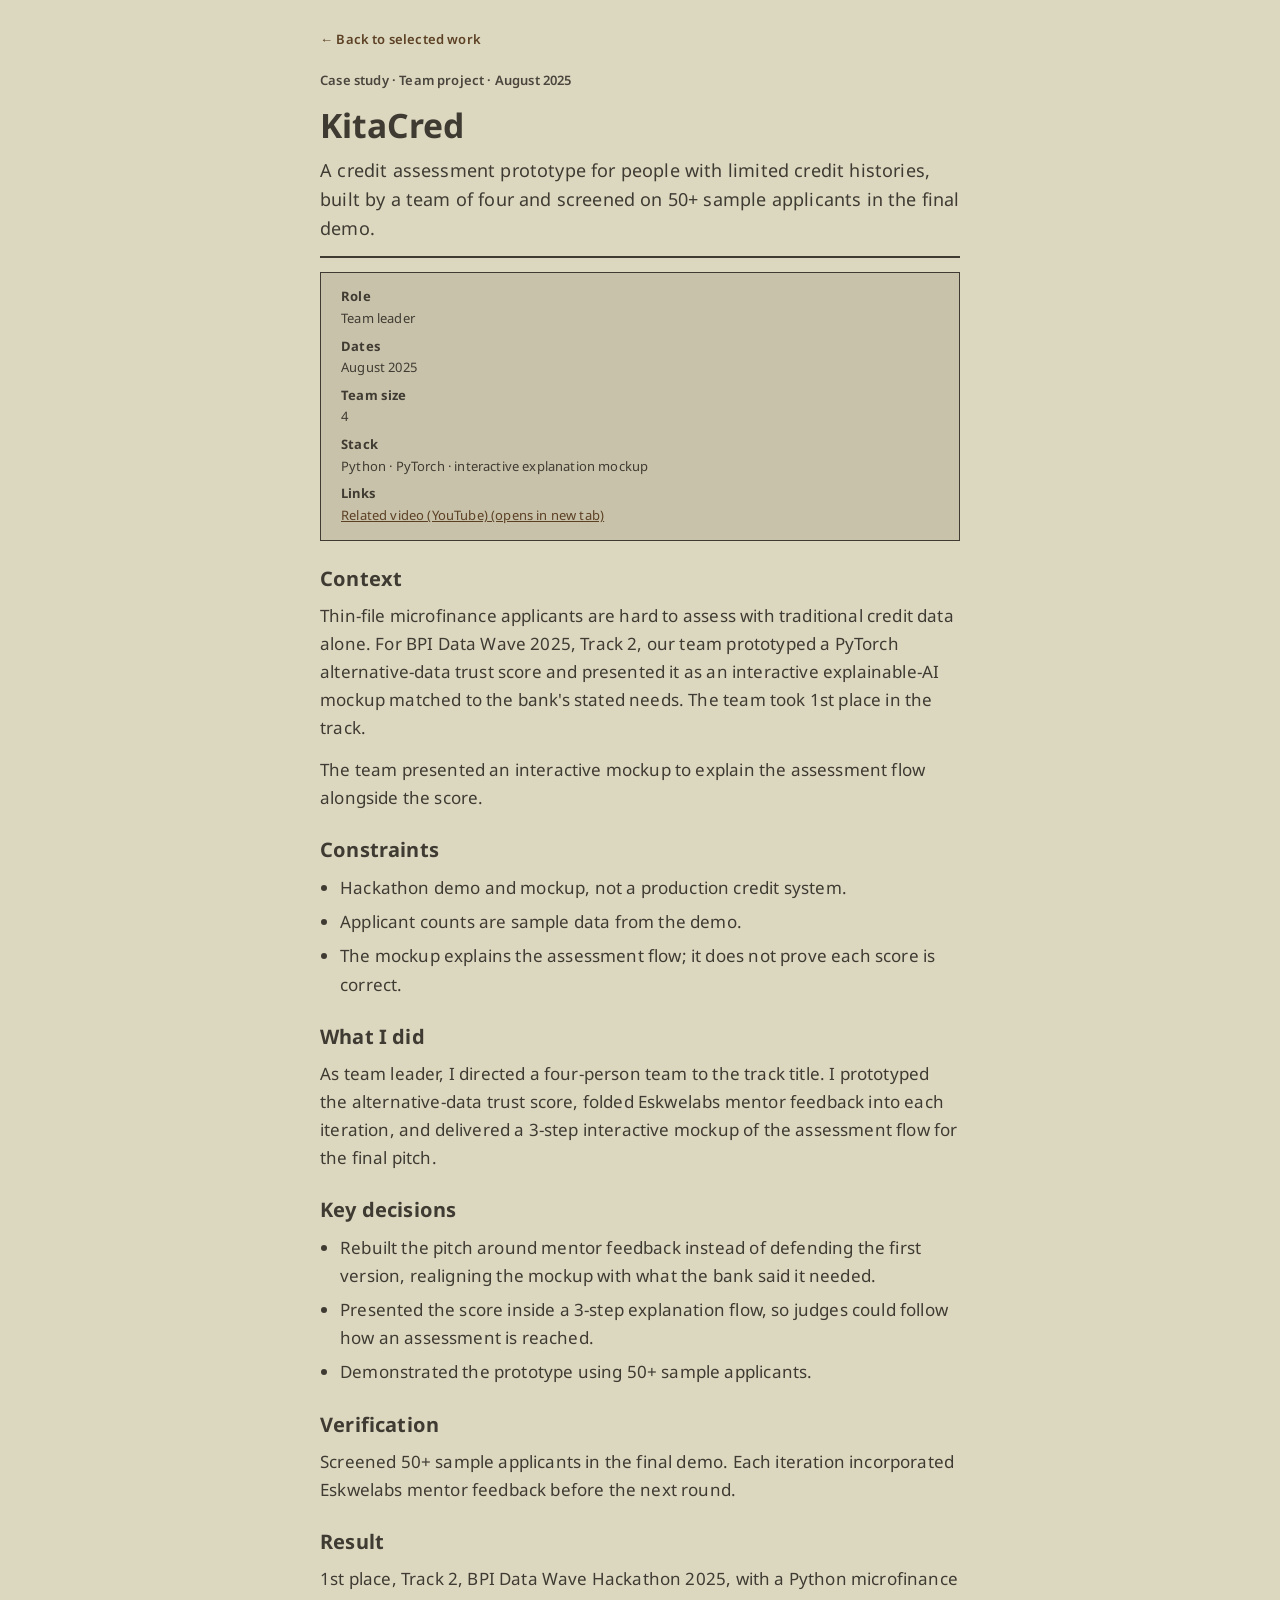
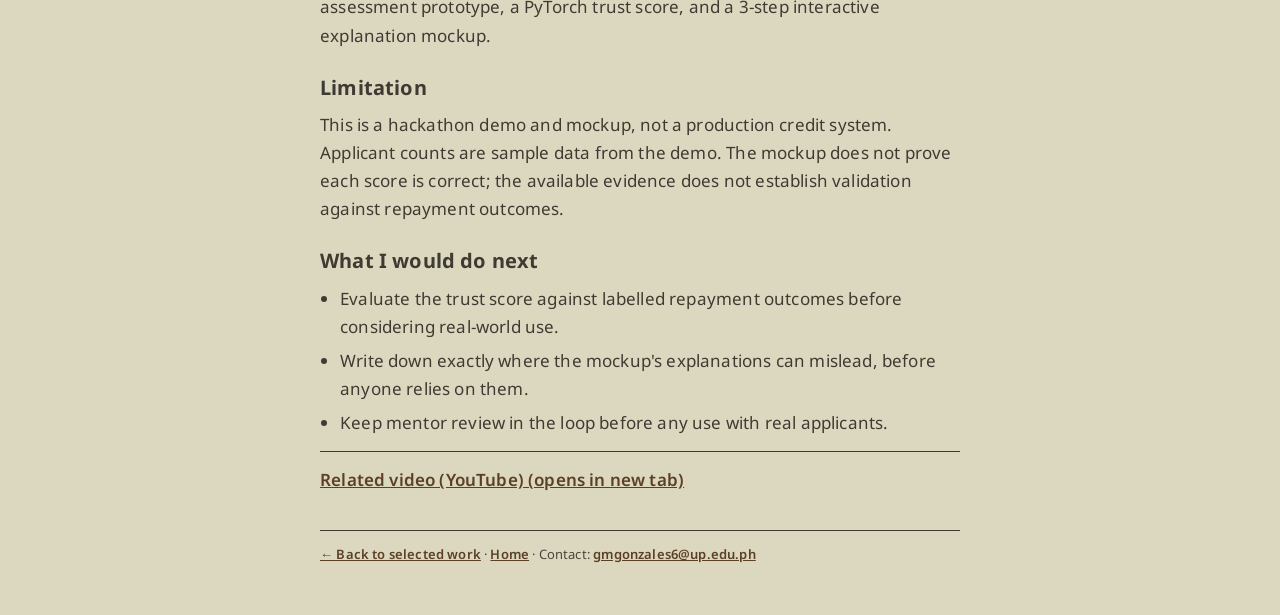
<file: work/kitacred.html>
<!DOCTYPE html>
<html lang="en">
  <head>
    <meta charset="UTF-8">
    <meta name="viewport" content="width=device-width, initial-scale=1">
    <meta name="theme-color" content="#dcd8c0">
    <meta name="description" content="Case study: KitaCred, a credit assessment prototype for people with limited credit histories. Team of four; 50+ sample applicants in the final demo; 1st place, BPI Data Wave 2025 Track 2.">
    <link rel="canonical" href="https://rkoperator-ledger.com/work/kitacred.html">
    <meta property="og:type" content="website">
    <meta property="og:site_name" content="Galvin M. Gonzales · CS Portfolio">
    <meta property="og:title" content="KitaCred: case study">
    <meta property="og:description" content="A credit assessment prototype for people with limited credit histories. Team of four; 50+ sample applicants in the final demo; hackathon demo, not a production system.">
    <meta property="og:url" content="https://rkoperator-ledger.com/work/kitacred.html">
    <meta property="og:image" content="https://rkoperator-ledger.com/assets/og-preview.jpg">
    <meta property="og:image:width" content="1200">
    <meta property="og:image:height" content="630">
    <meta name="twitter:card" content="summary_large_image">
    <meta name="twitter:title" content="KitaCred: case study">
    <meta name="twitter:description" content="A credit assessment prototype for people with limited credit histories. Team of four; 50+ sample applicants in the final demo.">
    <meta name="twitter:image" content="https://rkoperator-ledger.com/assets/og-preview.jpg">
    <title>KitaCred: case study · Galvin M. Gonzales</title>
    <link rel="icon" type="image/svg+xml" href="../assets/favicon.svg">
    <link rel="preconnect" href="https://fonts.googleapis.com">
    <link rel="preconnect" href="https://fonts.gstatic.com" crossorigin>
    <link href="https://fonts.googleapis.com/css2?family=Noto+Sans:wght@400;500;600;700&display=swap" rel="stylesheet">
    <link rel="stylesheet" type="text/css" href="../tokens.css">
    <link rel="stylesheet" type="text/css" href="../work/work.css">
  </head>

  <body>
    <a class="case-skip-link" href="#main-content">Skip to main content</a>
    <main class="case-page" id="main-content">
      <a class="case-back" href="../index.html#work">← Back to selected work</a>
      <p class="case-kicker">Case study · Team project · August 2025</p>
      <h1>KitaCred</h1>
      <p class="case-summary">A credit assessment prototype for people with limited credit histories, built by a team of four and screened on 50+ sample applicants in the final demo.</p>

      <dl class="case-meta">
        <div><dt>Role</dt><dd>Team leader</dd></div>
        <div><dt>Dates</dt><dd>August 2025</dd></div>
        <div><dt>Team size</dt><dd>4</dd></div>
        <div><dt>Stack</dt><dd>Python · PyTorch · interactive explanation mockup</dd></div>
        <div><dt>Links</dt><dd><a href="https://www.youtube.com/watch?v=1t4Q26SBfEI" target="_blank" rel="noopener noreferrer">Related video (YouTube)<span class="visually-hidden"> (opens in new tab)</span></a></dd></div>
      </dl>

      <h2>Context</h2>
      <p>Thin-file microfinance applicants are hard to assess with traditional credit data alone. For BPI Data Wave 2025, Track 2, our team prototyped a PyTorch alternative-data trust score and presented it as an interactive explainable-AI mockup matched to the bank's stated needs. The team took 1st place in the track.</p>
      <p>The team presented an interactive mockup to explain the assessment flow alongside the score.</p>

      <h2>Constraints</h2>
      <ul>
        <li>Hackathon demo and mockup, not a production credit system.</li>
        <li>Applicant counts are sample data from the demo.</li>
        <li>The mockup explains the assessment flow; it does not prove each score is correct.</li>
      </ul>

      <h2>What I did</h2>
      <p>As team leader, I directed a four-person team to the track title. I prototyped the alternative-data trust score, folded Eskwelabs mentor feedback into each iteration, and delivered a 3-step interactive mockup of the assessment flow for the final pitch.</p>

      <h2>Key decisions</h2>
      <ul>
        <li>Rebuilt the pitch around mentor feedback instead of defending the first version, realigning the mockup with what the bank said it needed.</li>
        <li>Presented the score inside a 3-step explanation flow, so judges could follow how an assessment is reached.</li>
        <li>Demonstrated the prototype using 50+ sample applicants.</li>
      </ul>

      <h2>Verification</h2>
      <p>Screened 50+ sample applicants in the final demo. Each iteration incorporated Eskwelabs mentor feedback before the next round.</p>

      <h2>Result</h2>
      <p>1st place, Track 2, BPI Data Wave Hackathon 2025, with a Python microfinance assessment prototype, a PyTorch trust score, and a 3-step interactive explanation mockup.</p>

      <h2>Limitation</h2>
      <p>This is a hackathon demo and mockup, not a production credit system. Applicant counts are sample data from the demo. The mockup does not prove each score is correct; the available evidence does not establish validation against repayment outcomes.</p>

      <h2>What I would do next</h2>
      <ul>
        <li>Evaluate the trust score against labelled repayment outcomes before considering real-world use.</li>
        <li>Write down exactly where the mockup's explanations can mislead, before anyone relies on them.</li>
        <li>Keep mentor review in the loop before any use with real applicants.</li>
      </ul>

      <p class="case-links">
        <a href="https://www.youtube.com/watch?v=1t4Q26SBfEI" target="_blank" rel="noopener noreferrer">Related video (YouTube)<span class="visually-hidden"> (opens in new tab)</span></a>
      </p>

      <footer class="case-footer">
        <p><a href="../index.html#work">← Back to selected work</a> · <a href="../index.html">Home</a> · Contact: <a href="mailto:gmgonzales6@up.edu.ph">gmgonzales6@up.edu.ph</a></p>
      </footer>
    </main>
  </body>
</html>
</file>
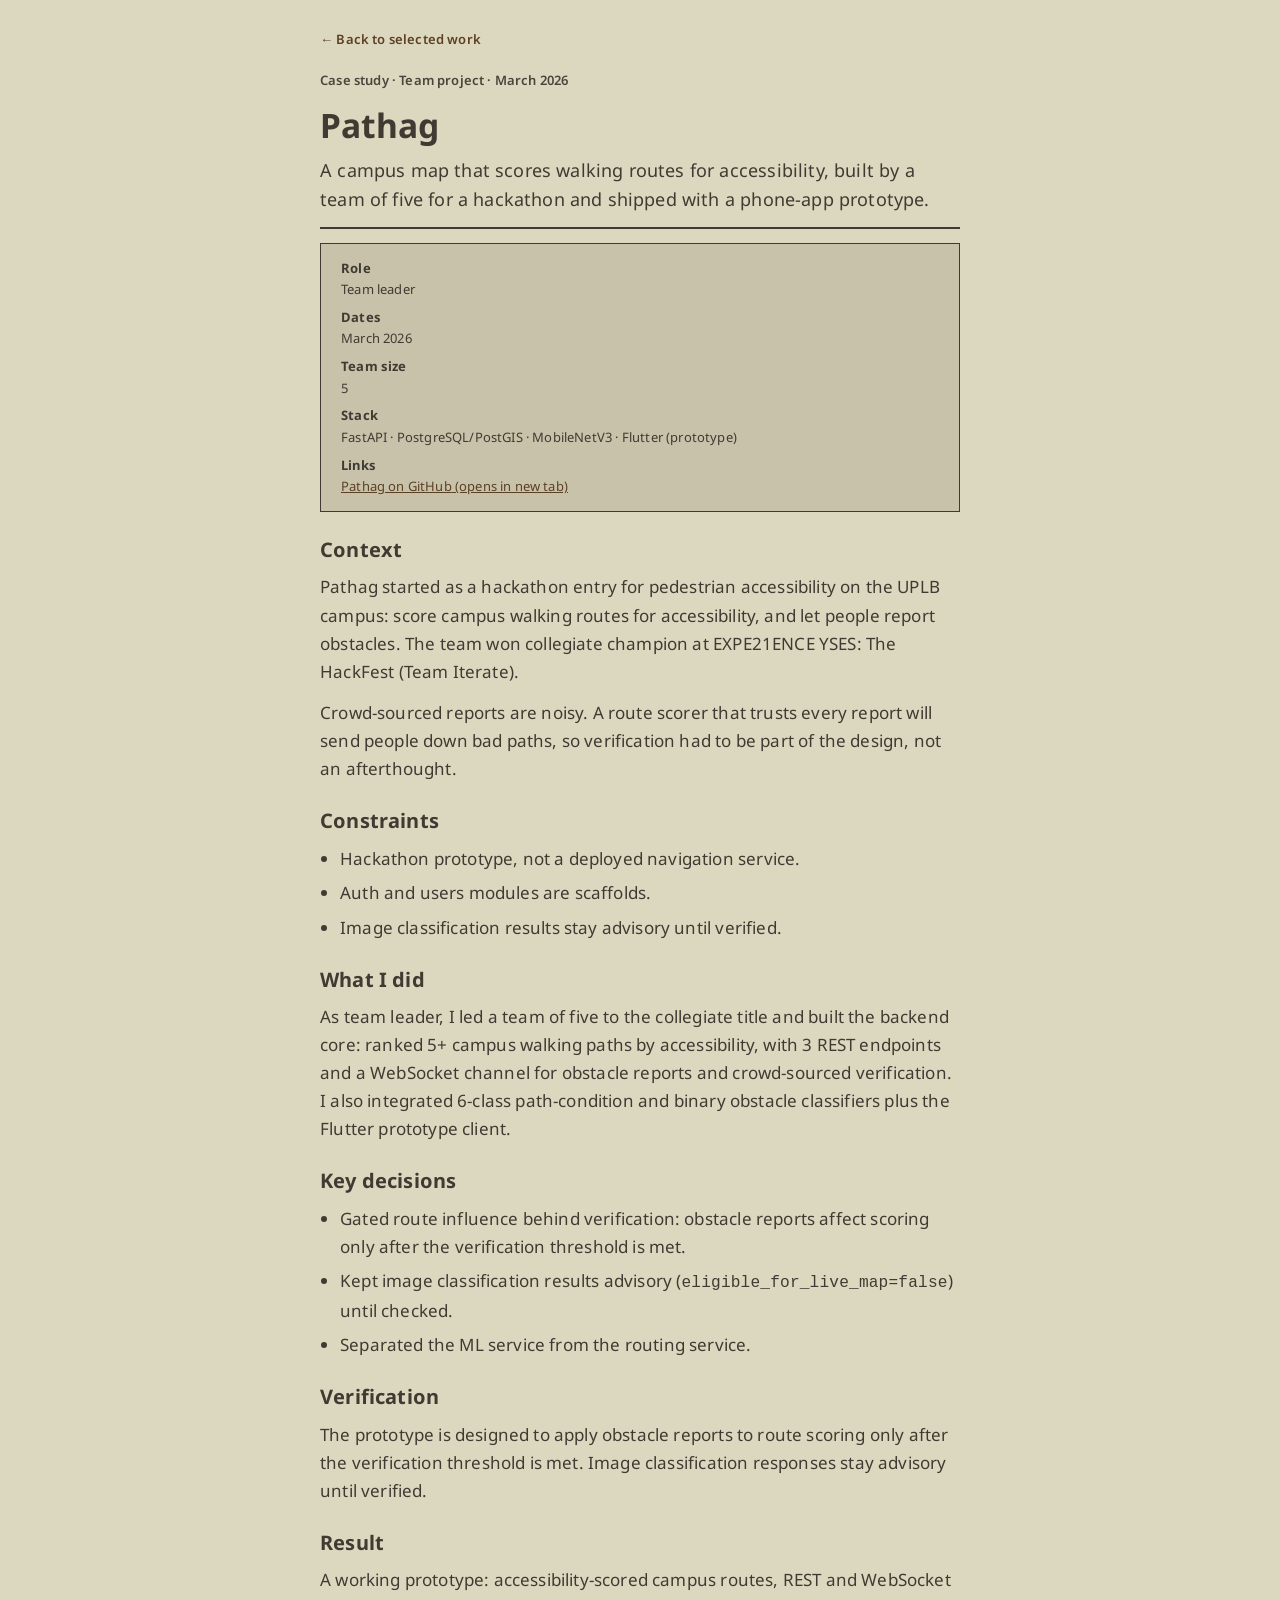
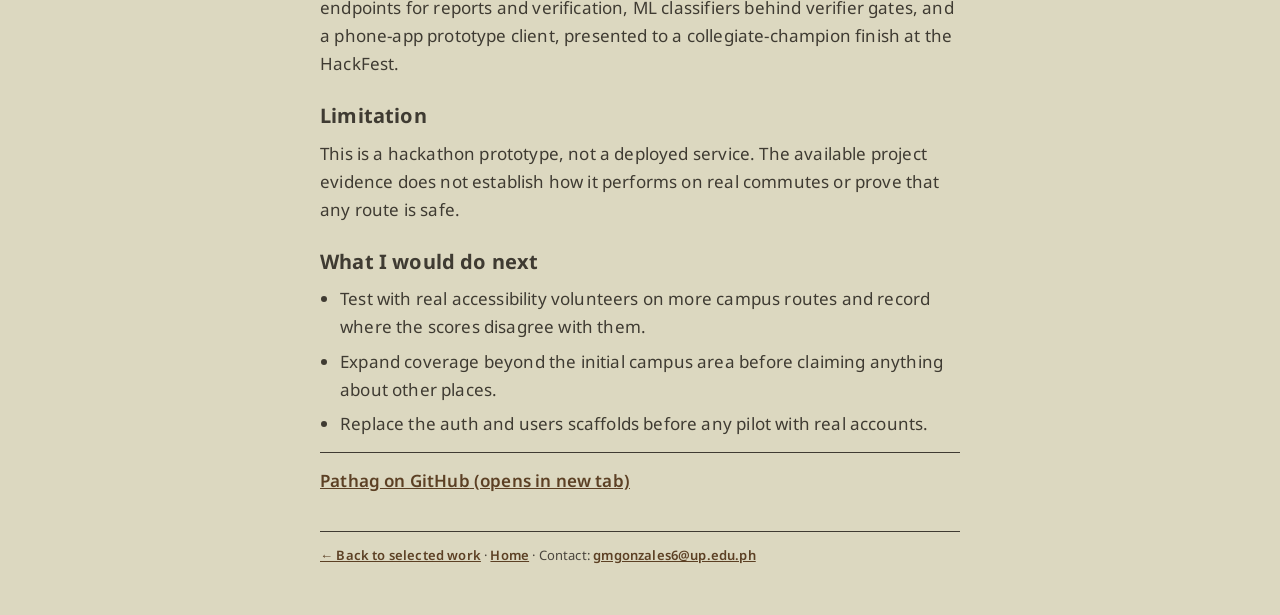
<file: work/pathag.html>
<!DOCTYPE html>
<html lang="en">
  <head>
    <meta charset="UTF-8">
    <meta name="viewport" content="width=device-width, initial-scale=1">
    <meta name="theme-color" content="#dcd8c0">
    <meta name="description" content="Case study: Pathag, a campus map that scores walking routes for accessibility. Team of five; obstacle reports affect routing only after verification. Hackathon prototype.">
    <link rel="canonical" href="https://rkoperator-ledger.com/work/pathag.html">
    <meta property="og:type" content="website">
    <meta property="og:site_name" content="Galvin M. Gonzales · CS Portfolio">
    <meta property="og:title" content="Pathag: case study">
    <meta property="og:description" content="A campus map that scores walking routes for accessibility. Team of five; verifier-gated obstacle reports; phone-app prototype.">
    <meta property="og:url" content="https://rkoperator-ledger.com/work/pathag.html">
    <meta property="og:image" content="https://rkoperator-ledger.com/assets/og-preview.jpg">
    <meta property="og:image:width" content="1200">
    <meta property="og:image:height" content="630">
    <meta name="twitter:card" content="summary_large_image">
    <meta name="twitter:title" content="Pathag: case study">
    <meta name="twitter:description" content="A campus map that scores walking routes for accessibility. Team of five; verifier-gated obstacle reports.">
    <meta name="twitter:image" content="https://rkoperator-ledger.com/assets/og-preview.jpg">
    <title>Pathag: case study · Galvin M. Gonzales</title>
    <link rel="icon" type="image/svg+xml" href="../assets/favicon.svg">
    <link rel="preconnect" href="https://fonts.googleapis.com">
    <link rel="preconnect" href="https://fonts.gstatic.com" crossorigin>
    <link href="https://fonts.googleapis.com/css2?family=Noto+Sans:wght@400;500;600;700&display=swap" rel="stylesheet">
    <link rel="stylesheet" type="text/css" href="../tokens.css">
    <link rel="stylesheet" type="text/css" href="../work/work.css">
  </head>

  <body>
    <a class="case-skip-link" href="#main-content">Skip to main content</a>
    <main class="case-page" id="main-content">
      <a class="case-back" href="../index.html#work">← Back to selected work</a>
      <p class="case-kicker">Case study · Team project · March 2026</p>
      <h1>Pathag</h1>
      <p class="case-summary">A campus map that scores walking routes for accessibility, built by a team of five for a hackathon and shipped with a phone-app prototype.</p>

      <dl class="case-meta">
        <div><dt>Role</dt><dd>Team leader</dd></div>
        <div><dt>Dates</dt><dd>March 2026</dd></div>
        <div><dt>Team size</dt><dd>5</dd></div>
        <div><dt>Stack</dt><dd>FastAPI · PostgreSQL/PostGIS · MobileNetV3 · Flutter (prototype)</dd></div>
        <div><dt>Links</dt><dd><a href="https://github.com/SenjoNanaya/Pathag" target="_blank" rel="noopener noreferrer">Pathag on GitHub<span class="visually-hidden"> (opens in new tab)</span></a></dd></div>
      </dl>

      <h2>Context</h2>
      <p>Pathag started as a hackathon entry for pedestrian accessibility on the UPLB campus: score campus walking routes for accessibility, and let people report obstacles. The team won collegiate champion at EXPE21ENCE YSES: The HackFest (Team Iterate).</p>
      <p>Crowd-sourced reports are noisy. A route scorer that trusts every report will send people down bad paths, so verification had to be part of the design, not an afterthought.</p>

      <h2>Constraints</h2>
      <ul>
        <li>Hackathon prototype, not a deployed navigation service.</li>
        <li>Auth and users modules are scaffolds.</li>
        <li>Image classification results stay advisory until verified.</li>
      </ul>

      <h2>What I did</h2>
      <p>As team leader, I led a team of five to the collegiate title and built the backend core: ranked 5+ campus walking paths by accessibility, with 3 REST endpoints and a WebSocket channel for obstacle reports and crowd-sourced verification. I also integrated 6-class path-condition and binary obstacle classifiers plus the Flutter prototype client.</p>

      <h2>Key decisions</h2>
      <ul>
        <li>Gated route influence behind verification: obstacle reports affect scoring only after the verification threshold is met.</li>
        <li>Kept image classification results advisory (<code>eligible_for_live_map=false</code>) until checked.</li>
        <li>Separated the ML service from the routing service.</li>
      </ul>

      <h2>Verification</h2>
      <p>The prototype is designed to apply obstacle reports to route scoring only after the verification threshold is met. Image classification responses stay advisory until verified.</p>

      <h2>Result</h2>
      <p>A working prototype: accessibility-scored campus routes, REST and WebSocket endpoints for reports and verification, ML classifiers behind verifier gates, and a phone-app prototype client, presented to a collegiate-champion finish at the HackFest.</p>

      <h2>Limitation</h2>
      <p>This is a hackathon prototype, not a deployed service. The available project evidence does not establish how it performs on real commutes or prove that any route is safe.</p>

      <h2>What I would do next</h2>
      <ul>
        <li>Test with real accessibility volunteers on more campus routes and record where the scores disagree with them.</li>
        <li>Expand coverage beyond the initial campus area before claiming anything about other places.</li>
        <li>Replace the auth and users scaffolds before any pilot with real accounts.</li>
      </ul>

      <p class="case-links">
        <a href="https://github.com/SenjoNanaya/Pathag" target="_blank" rel="noopener noreferrer">Pathag on GitHub<span class="visually-hidden"> (opens in new tab)</span></a>
      </p>

      <footer class="case-footer">
        <p><a href="../index.html#work">← Back to selected work</a> · <a href="../index.html">Home</a> · Contact: <a href="mailto:gmgonzales6@up.edu.ph">gmgonzales6@up.edu.ph</a></p>
      </footer>
    </main>
  </body>
</html>
</file>
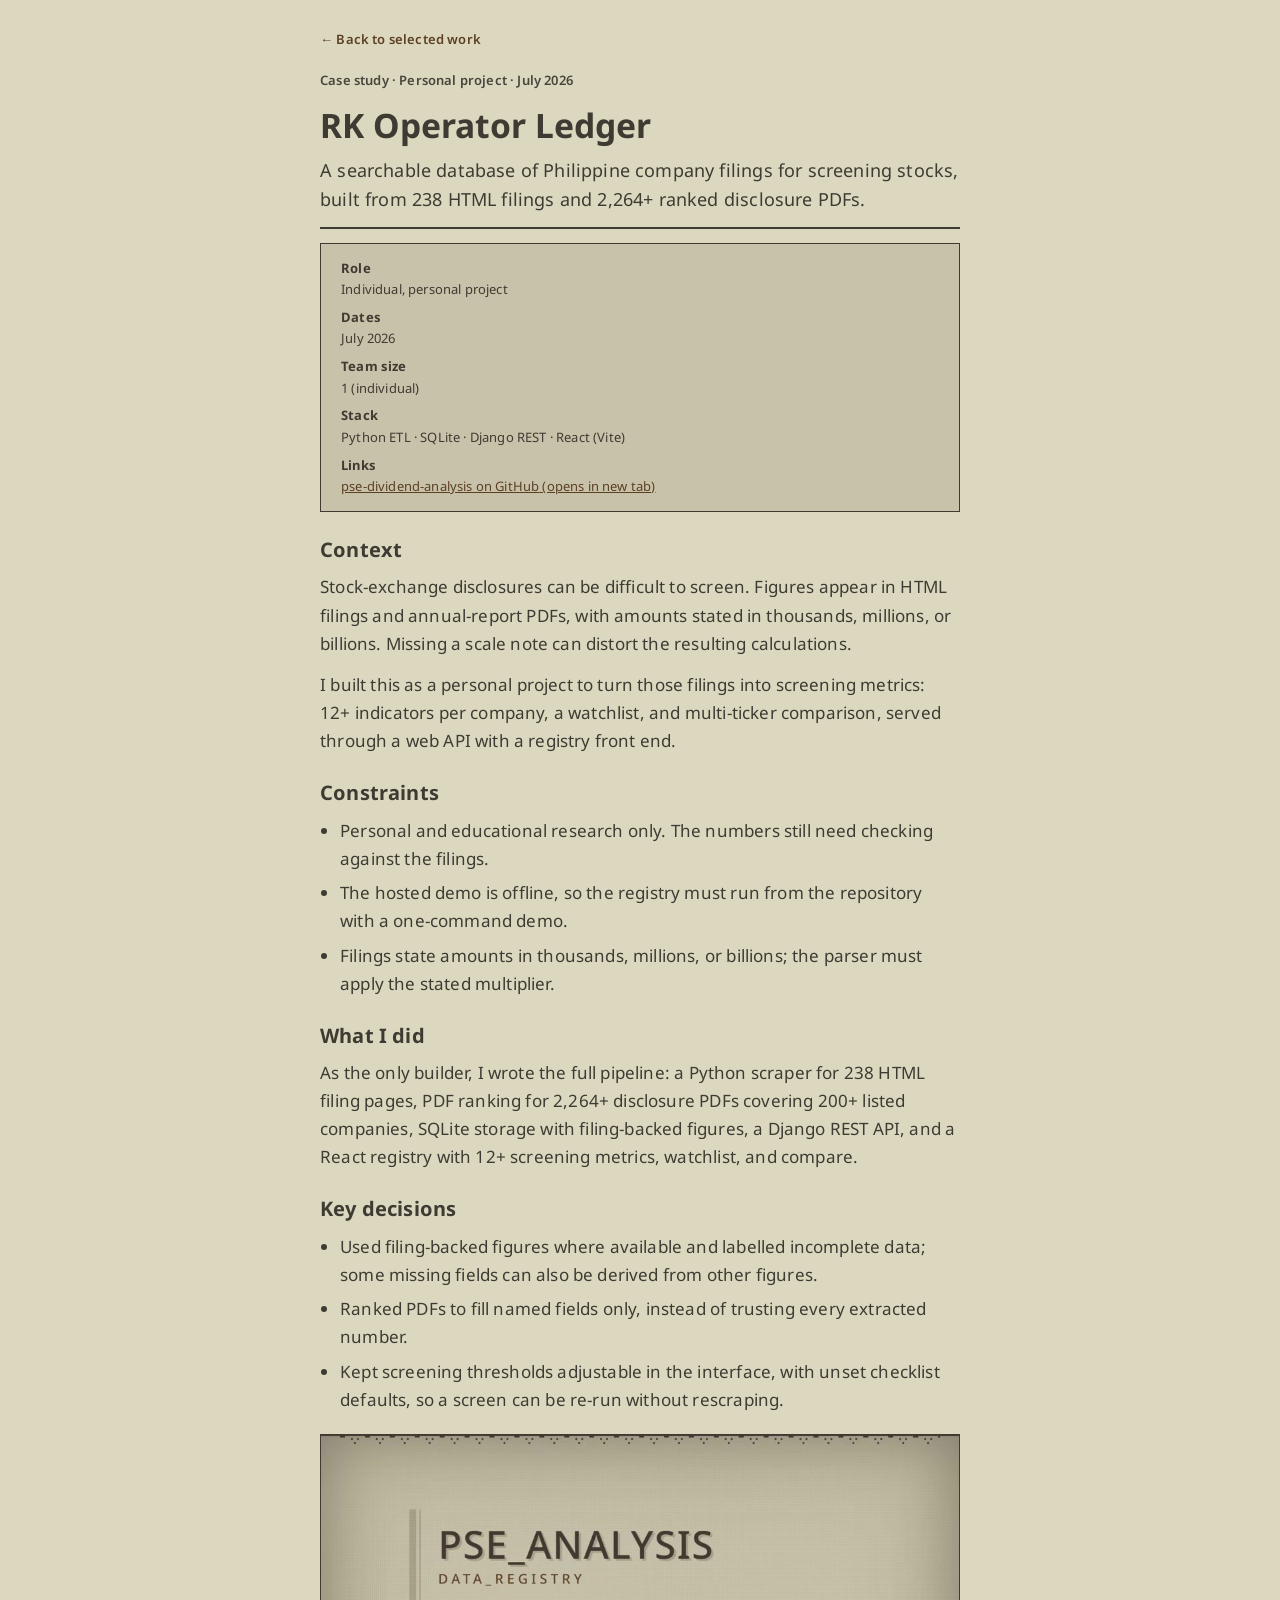
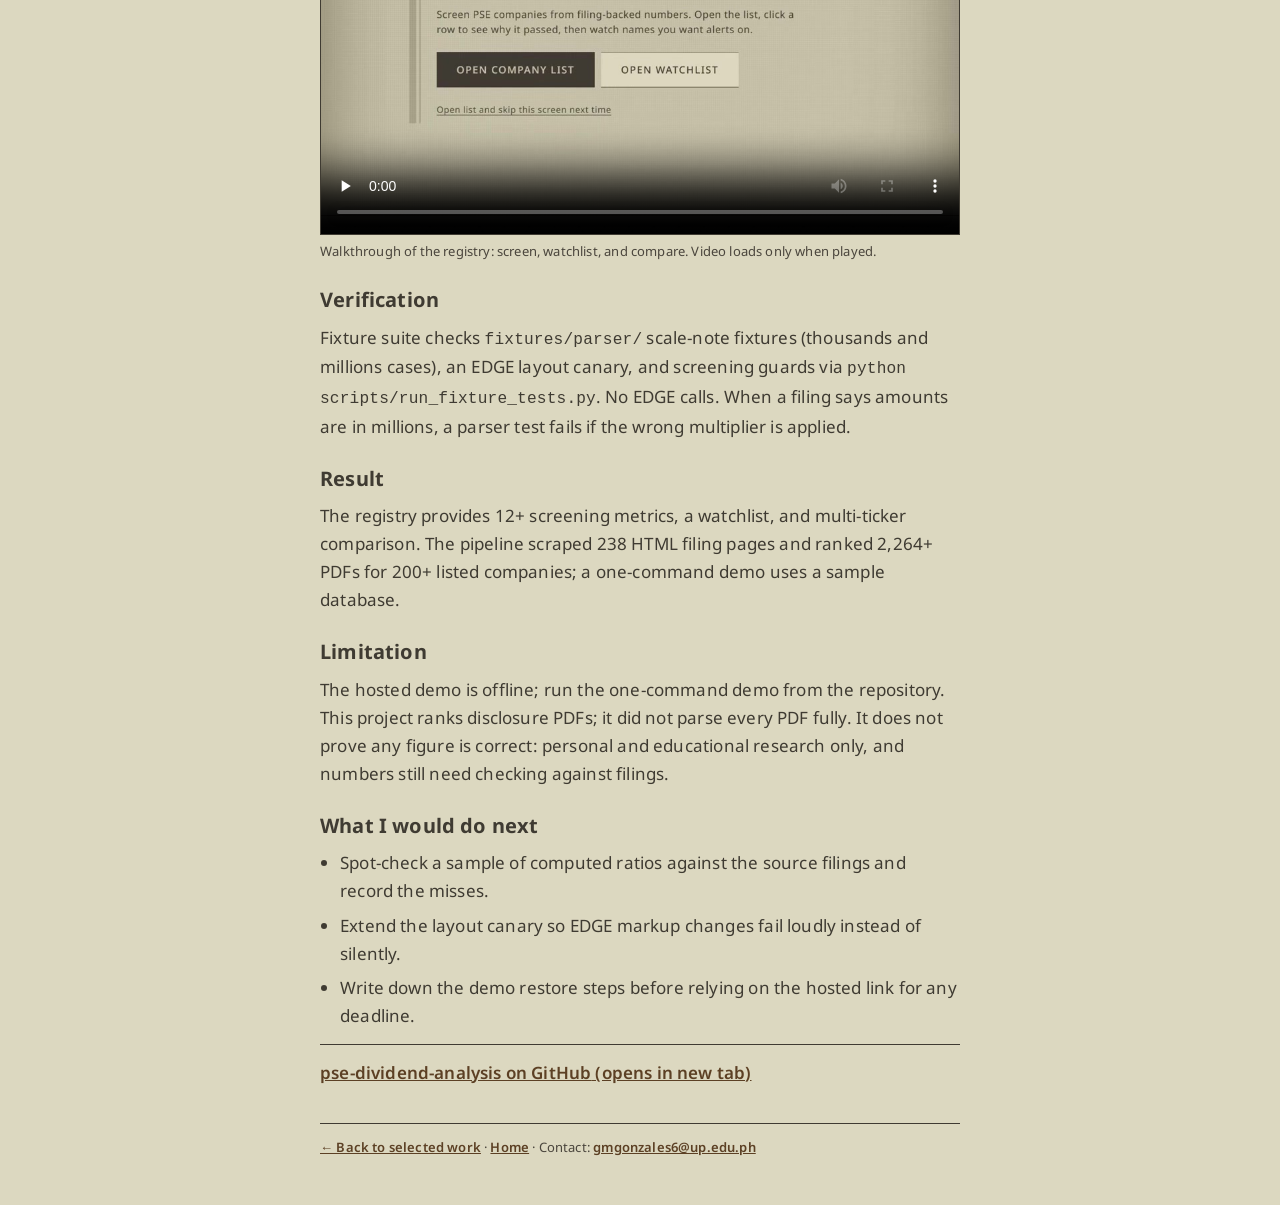
<file: work/rk.html>
<!DOCTYPE html>
<html lang="en">
  <head>
    <meta charset="UTF-8">
    <meta name="viewport" content="width=device-width, initial-scale=1">
    <meta name="theme-color" content="#dcd8c0">
    <meta name="description" content="Case study: RK Operator Ledger, a searchable database of Philippine company filings for screening stocks. Built solo; 238 HTML filings and 2,264+ ranked PDFs; fixture-tested parsing.">
    <link rel="canonical" href="https://rkoperator-ledger.com/work/rk.html">
    <meta property="og:type" content="website">
    <meta property="og:site_name" content="Galvin M. Gonzales · CS Portfolio">
    <meta property="og:title" content="RK Operator Ledger: case study">
    <meta property="og:description" content="A searchable database of Philippine company filings for screening stocks. Built solo; fixture-tested parsing; hosted demo offline.">
    <meta property="og:url" content="https://rkoperator-ledger.com/work/rk.html">
    <meta property="og:image" content="https://rkoperator-ledger.com/assets/og-preview.jpg">
    <meta property="og:image:width" content="1200">
    <meta property="og:image:height" content="630">
    <meta name="twitter:card" content="summary_large_image">
    <meta name="twitter:title" content="RK Operator Ledger: case study">
    <meta name="twitter:description" content="A searchable database of Philippine company filings for screening stocks. Built solo; fixture-tested parsing.">
    <meta name="twitter:image" content="https://rkoperator-ledger.com/assets/og-preview.jpg">
    <title>RK Operator Ledger: case study · Galvin M. Gonzales</title>
    <link rel="icon" type="image/svg+xml" href="../assets/favicon.svg">
    <link rel="preconnect" href="https://fonts.googleapis.com">
    <link rel="preconnect" href="https://fonts.gstatic.com" crossorigin>
    <link href="https://fonts.googleapis.com/css2?family=Noto+Sans:wght@400;500;600;700&display=swap" rel="stylesheet">
    <link rel="stylesheet" type="text/css" href="../tokens.css">
    <link rel="stylesheet" type="text/css" href="../work/work.css">
  </head>

  <body>
    <a class="case-skip-link" href="#main-content">Skip to main content</a>
    <main class="case-page" id="main-content">
      <a class="case-back" href="../index.html#work">← Back to selected work</a>
      <p class="case-kicker">Case study · Personal project · July 2026</p>
      <h1>RK Operator Ledger</h1>
      <p class="case-summary">A searchable database of Philippine company filings for screening stocks, built from 238 HTML filings and 2,264+ ranked disclosure PDFs.</p>

      <dl class="case-meta">
        <div><dt>Role</dt><dd>Individual, personal project</dd></div>
        <div><dt>Dates</dt><dd>July 2026</dd></div>
        <div><dt>Team size</dt><dd>1 (individual)</dd></div>
        <div><dt>Stack</dt><dd>Python ETL · SQLite · Django REST · React (Vite)</dd></div>
        <div><dt>Links</dt><dd><a href="https://github.com/SenjoNanaya/pse-dividend-analysis" target="_blank" rel="noopener noreferrer">pse-dividend-analysis on GitHub<span class="visually-hidden"> (opens in new tab)</span></a></dd></div>
      </dl>

      <h2>Context</h2>
      <p>Stock-exchange disclosures can be difficult to screen. Figures appear in HTML filings and annual-report PDFs, with amounts stated in thousands, millions, or billions. Missing a scale note can distort the resulting calculations.</p>
      <p>I built this as a personal project to turn those filings into screening metrics: 12+ indicators per company, a watchlist, and multi-ticker comparison, served through a web API with a registry front end.</p>

      <h2>Constraints</h2>
      <ul>
        <li>Personal and educational research only. The numbers still need checking against the filings.</li>
        <li>The hosted demo is offline, so the registry must run from the repository with a one-command demo.</li>
        <li>Filings state amounts in thousands, millions, or billions; the parser must apply the stated multiplier.</li>
      </ul>

      <h2>What I did</h2>
      <p>As the only builder, I wrote the full pipeline: a Python scraper for 238 HTML filing pages, PDF ranking for 2,264+ disclosure PDFs covering 200+ listed companies, SQLite storage with filing-backed figures, a Django REST API, and a React registry with 12+ screening metrics, watchlist, and compare.</p>

      <h2>Key decisions</h2>
      <ul>
        <li>Used filing-backed figures where available and labelled incomplete data; some missing fields can also be derived from other figures.</li>
        <li>Ranked PDFs to fill named fields only, instead of trusting every extracted number.</li>
        <li>Kept screening thresholds adjustable in the interface, with unset checklist defaults, so a screen can be re-run without rescraping.</li>
      </ul>

      <figure>
        <video
          controls
          preload="none"
          poster="../assets/rk-operator-ledger-poster.jpg"
          width="960"
          height="540"
          aria-label="Short walkthrough of RK Operator Ledger"
        >
          <source src="../assets/rk-operator-ledger-preview.webm" type="video/webm">
          <source src="../assets/rk-operator-ledger-preview.mp4" type="video/mp4">
        </video>
        <figcaption>Walkthrough of the registry: screen, watchlist, and compare. Video loads only when played.</figcaption>
      </figure>

      <h2>Verification</h2>
      <p>Fixture suite checks <code>fixtures/parser/</code> scale-note fixtures (thousands and millions cases), an EDGE layout canary, and screening guards via <code>python scripts/run_fixture_tests.py</code>. No EDGE calls. When a filing says amounts are in millions, a parser test fails if the wrong multiplier is applied.</p>

      <h2>Result</h2>
      <p>The registry provides 12+ screening metrics, a watchlist, and multi-ticker comparison. The pipeline scraped 238 HTML filing pages and ranked 2,264+ PDFs for 200+ listed companies; a one-command demo uses a sample database.</p>

      <h2>Limitation</h2>
      <p>The hosted demo is offline; run the one-command demo from the repository. This project ranks disclosure PDFs; it did not parse every PDF fully. It does not prove any figure is correct: personal and educational research only, and numbers still need checking against filings.</p>

      <h2>What I would do next</h2>
      <ul>
        <li>Spot-check a sample of computed ratios against the source filings and record the misses.</li>
        <li>Extend the layout canary so EDGE markup changes fail loudly instead of silently.</li>
        <li>Write down the demo restore steps before relying on the hosted link for any deadline.</li>
      </ul>

      <p class="case-links">
        <a href="https://github.com/SenjoNanaya/pse-dividend-analysis" target="_blank" rel="noopener noreferrer">pse-dividend-analysis on GitHub<span class="visually-hidden"> (opens in new tab)</span></a>
      </p>

      <footer class="case-footer">
        <p><a href="../index.html#work">← Back to selected work</a> · <a href="../index.html">Home</a> · Contact: <a href="mailto:gmgonzales6@up.edu.ph">gmgonzales6@up.edu.ph</a></p>
      </footer>
    </main>
  </body>
</html>
</file>
<file: tokens.css>
/*
  Shared design tokens: palette, type, spacing, motion.
  Linked by every page (home: tokens.css + flex.css; case studies:
  ../tokens.css + work.css) so the YoRHa home and the quiet case-study
  pages stay consistent. Case-study pages must not depend on flex.css.
*/

:root {
  --color-nier-bg: #c8c2aa;
  --color-nier-dark: #3f3b32;
  --color-nier-dark-muted: #4a453c;
  --color-nier-light: #dcd8c0;
  --color-nier-gray: #bab5a1;
  --color-nier-orange: #a67c52;
  --color-nier-orange-ink: #5c4024;

  --font-nier: "Noto Sans", "Helvetica Neue", Helvetica, Arial, sans-serif;

  --text-caption: 0.75rem;
  --text-dense: 0.8125rem;
  --text-ui: 0.8125rem;
  --text-label: 0.875rem;
  --text-body: 1rem;
  --text-heading: 1.125rem;
  --text-title: 1.25rem;

  --tracking-ui: 0.1em;
  --tracking-display: 0.18em;
  --tracking-name: 0.02em;

  --space-xs: 0.4rem;
  --space-sm: 0.65rem;
  --space-md: 0.85rem;
  --space-lg: 1.25rem;
  --space-xl: 1.5rem;
  --space-2xl: 2.25rem;
  --space-shell: 3px;
  --space-matte: 4px;
  --space-hair: 0.15rem;

  --ease-nier-out: cubic-bezier(0.22, 1, 0.36, 1);
  --duration-nier-fast: 0.12s;
  --duration-nier-mid: 0.15s;
  --duration-nier-ui: 0.22s;

  --surface-nier-inner: color-mix(in srgb, var(--color-nier-light) 42%, transparent);
  --surface-nier-panel: color-mix(in srgb, var(--color-nier-light) 40%, transparent);
  --surface-nier-recessed: color-mix(in srgb, var(--color-nier-light) 28%, transparent);
  --shadow-nier-lift: 3px 3px 0 color-mix(in srgb, var(--color-nier-dark) 40%, transparent);
  --shadow-nier-lift-strong: 3px 3px 0 color-mix(in srgb, var(--color-nier-dark) 45%, transparent);
}
</file>
<file: work/work.css>
/*
  Quiet reading layout for case-study pages (work/*.html).
  Same palette and type as the home page (see ../tokens.css), but no grid
  background, ornamental borders, bracket labels, all-caps body text, or
  game lore. No JavaScript is required to read these pages.
*/

*,
*::before,
*::after {
  box-sizing: border-box;
}

html {
  scroll-behavior: smooth;
}

body {
  margin: 0;
  min-height: 100vh;
  color: var(--color-nier-dark);
  font-family: var(--font-nier);
  font-size: 1.0625rem;
  line-height: 1.65;
  letter-spacing: 0.01em;
  background-color: var(--color-nier-light);
}

.case-skip-link {
  position: absolute;
  left: var(--space-sm);
  top: var(--space-sm);
  z-index: 100;
  padding: var(--space-sm) var(--space-md);
  background: var(--color-nier-dark);
  color: var(--color-nier-bg);
  font-weight: 600;
  text-decoration: none;
  transform: translateY(-150%);
}

.case-skip-link:focus,
.case-skip-link:focus-visible {
  transform: translateY(0);
  outline: 2px solid var(--color-nier-dark);
  outline-offset: 2px;
}

.case-page {
  max-width: 68ch;
  margin: 0 auto;
  padding: var(--space-xl) var(--space-lg) var(--space-2xl);
}

.case-back {
  display: inline-block;
  margin-bottom: var(--space-lg);
  color: var(--color-nier-orange-ink);
  font-weight: 600;
  font-size: var(--text-ui);
  text-decoration: none;
}

.case-back:hover {
  text-decoration: underline;
  text-underline-offset: 0.2em;
}

.case-back:focus-visible {
  outline: 2px solid var(--color-nier-dark);
  outline-offset: 2px;
}

.case-kicker {
  margin: 0 0 var(--space-xs);
  font-size: var(--text-ui);
  font-weight: 600;
  color: var(--color-nier-dark-muted);
}

.case-page h1 {
  margin: 0 0 var(--space-sm);
  font-size: clamp(1.6rem, 4vw, 2.1rem);
  font-weight: 700;
  line-height: 1.2;
  letter-spacing: 0;
  text-wrap: balance;
}

.case-summary {
  margin: 0 0 var(--space-lg);
  font-size: 1.125rem;
  line-height: 1.6;
  color: var(--color-nier-dark);
  border-bottom: 2px solid var(--color-nier-dark);
  padding-bottom: var(--space-md);
}

.case-meta {
  list-style: none;
  margin: 0 0 var(--space-xl);
  padding: var(--space-md) var(--space-lg);
  background: var(--color-nier-bg);
  border: 1px solid var(--color-nier-dark);
  display: grid;
  grid-template-columns: minmax(0, 1fr);
  gap: var(--space-xs) var(--space-md);
  font-size: var(--text-ui);
}

.case-meta dt {
  font-weight: 700;
}

.case-meta dd {
  margin: 0 0 var(--space-xs);
  overflow-wrap: break-word;
}

.case-meta dd:last-child {
  margin-bottom: 0;
}

.case-page h2 {
  margin: var(--space-xl) 0 var(--space-sm);
  font-size: 1.25rem;
  font-weight: 700;
  line-height: 1.35;
}

.case-page p,
.case-page li {
  overflow-wrap: break-word;
}

.case-page p {
  margin: 0 0 var(--space-md);
}

.case-page ul {
  margin: 0 0 var(--space-md);
  padding-inline-start: var(--space-lg);
}

.case-page li {
  margin-bottom: var(--space-xs);
}

.case-page code {
  font-size: 0.95em;
  overflow-wrap: anywhere;
}

.case-page figure {
  margin: var(--space-lg) 0;
}

.case-page video,
.case-page img {
  display: block;
  width: 100%;
  height: auto;
  border: 1px solid var(--color-nier-dark);
}

.case-page figcaption {
  margin-top: var(--space-xs);
  font-size: var(--text-ui);
  color: var(--color-nier-dark-muted);
}

.case-links {
  margin: var(--space-xl) 0 0;
  padding-top: var(--space-md);
  border-top: 1px solid var(--color-nier-dark);
}

.case-page a {
  color: var(--color-nier-orange-ink);
}

.case-links a {
  font-weight: 600;
  overflow-wrap: anywhere;
}

.case-links a:hover {
  text-decoration: underline;
  text-underline-offset: 0.2em;
}

.case-links a:focus-visible {
  outline: 2px solid var(--color-nier-dark);
  outline-offset: 2px;
}

.case-footer {
  margin-top: var(--space-2xl);
  padding-top: var(--space-md);
  border-top: 1px solid var(--color-nier-dark);
  font-size: var(--text-ui);
  color: var(--color-nier-dark-muted);
}

.case-footer a {
  color: var(--color-nier-orange-ink);
  font-weight: 600;
}

.case-footer a:focus-visible {
  outline: 2px solid var(--color-nier-dark);
  outline-offset: 2px;
}

a:focus-visible {
  outline: 2px solid var(--color-nier-dark);
  outline-offset: 2px;
}

@media (prefers-reduced-motion: reduce) {
  html {
    scroll-behavior: auto;
  }
}
</file>
